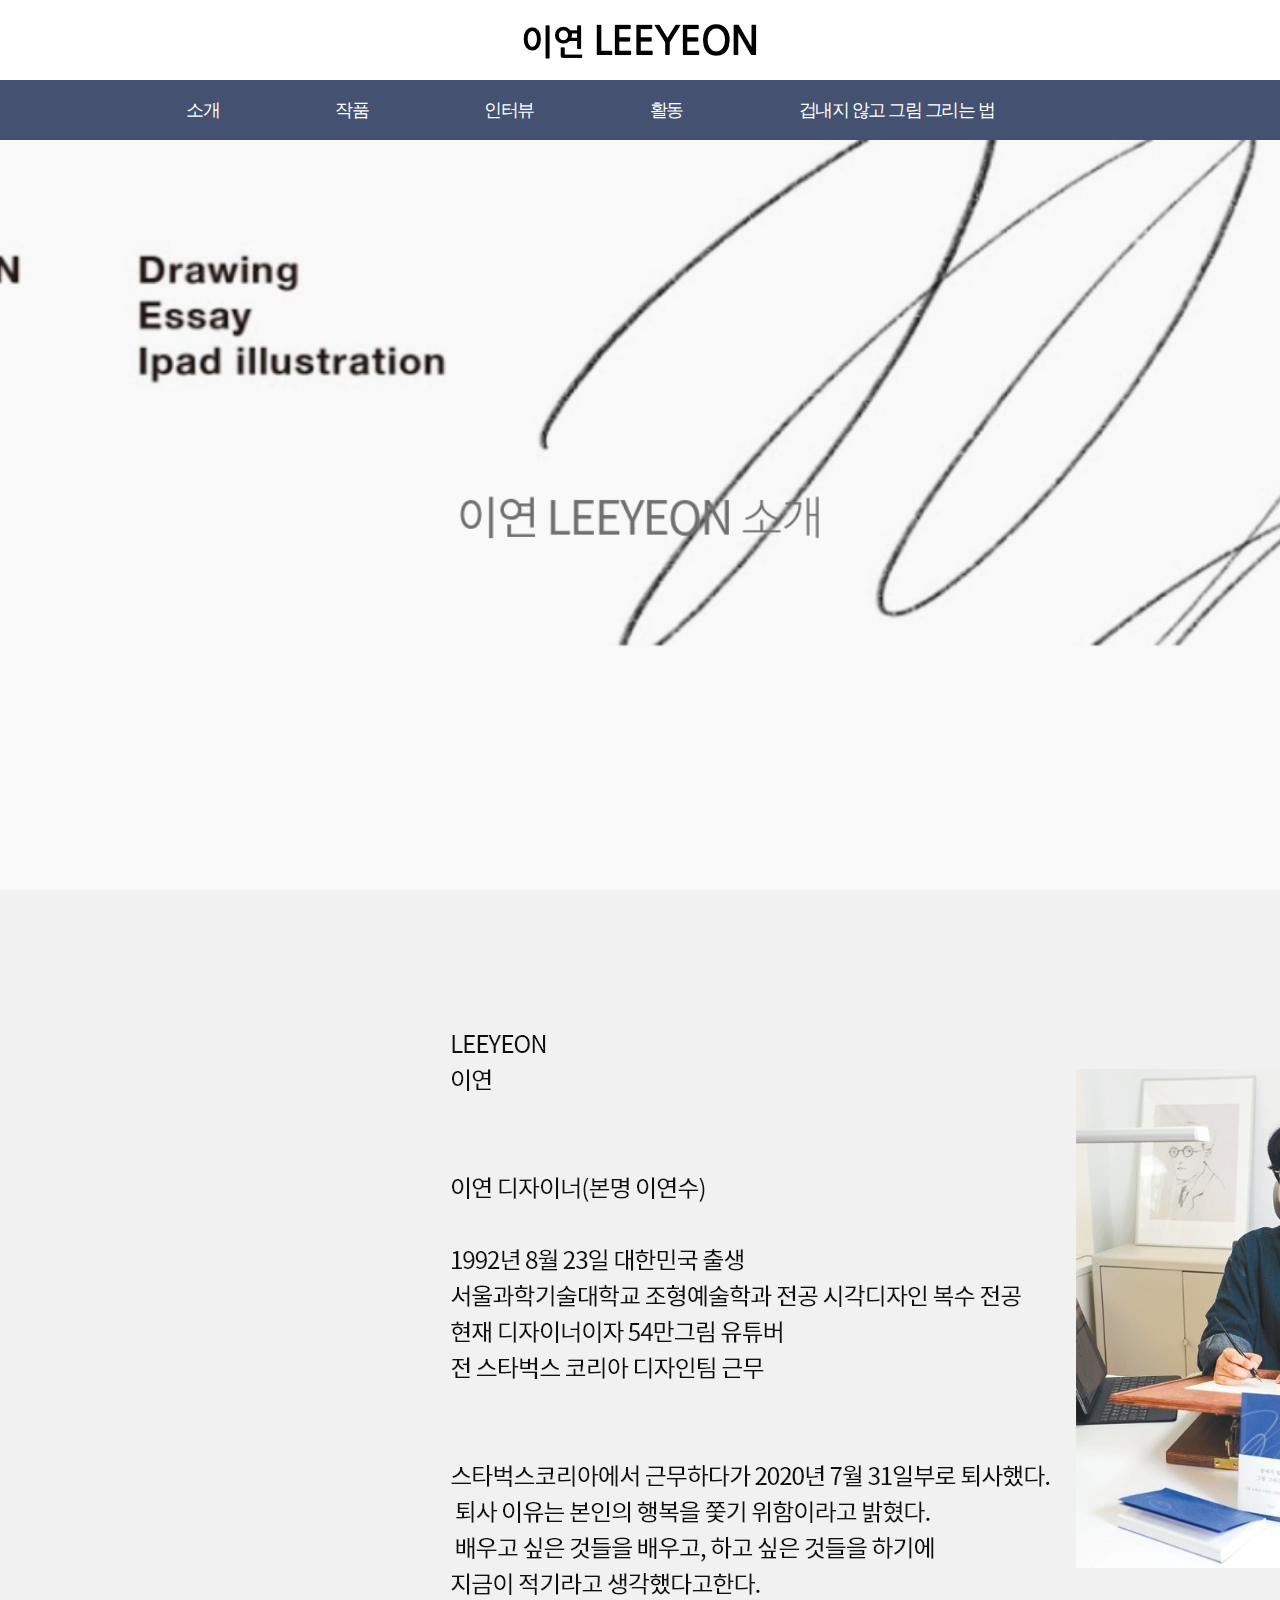
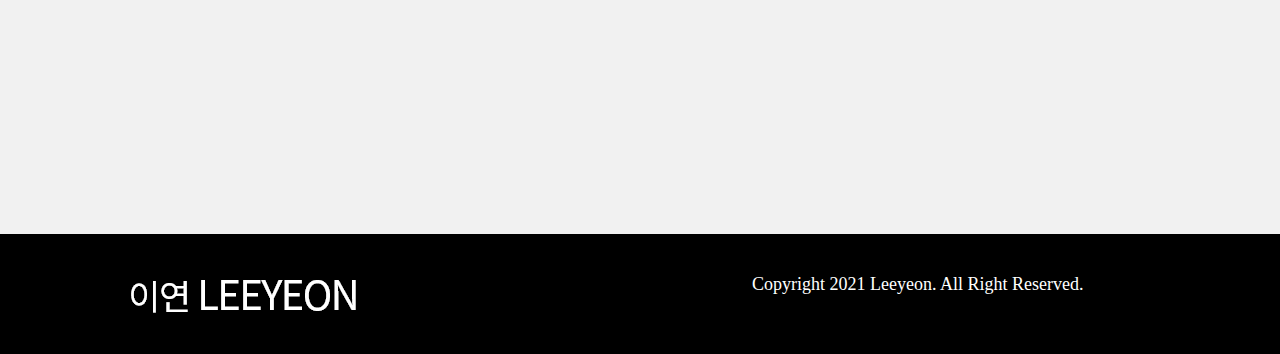
<file: sub01.html>
<!DOCTYPE html>
<html lang="ko" dir="ltr">
  <head>
    <meta charset="utf-8">
    <title>leeyeon</title>
    <link rel="stylesheet" href="master.css">
  </head>
  <body>
    <header>
      <a href="index.html"><img src="img/00_01_lg.png" alt=""></a>



    </header>
    <nav>
      <div class="menu">
        <ul>
          <li><a href="sub01.html">소개</a></li>
          <li><a href="sub02.html">작품</a></li>
          <li><a href="sub03.html">인터뷰</a></li>
          <li><a href="sub04.html">활동</a></li>
          <li><a href="sub05.html">겁내지 않고 그림 그리는 법</a></li>
        </ul>
      </div>


    </nav>
    <section>
          <div class="sub01_01 sub01_top">

          </div>
          <div class="sub01_02">
            <img src="img/01_02.png" alt="">
          </div>

    </section>
    <footer>
<div class="f_wrap">
  <div class="f_left">
    <img src="img/00_f_lg.png" alt="">
  </div>
<div class="f_right">
Copyright 2021 Leeyeon. All Right Reserved.
</div>

</div>
    </footer>
  </body>
</html>
</file>
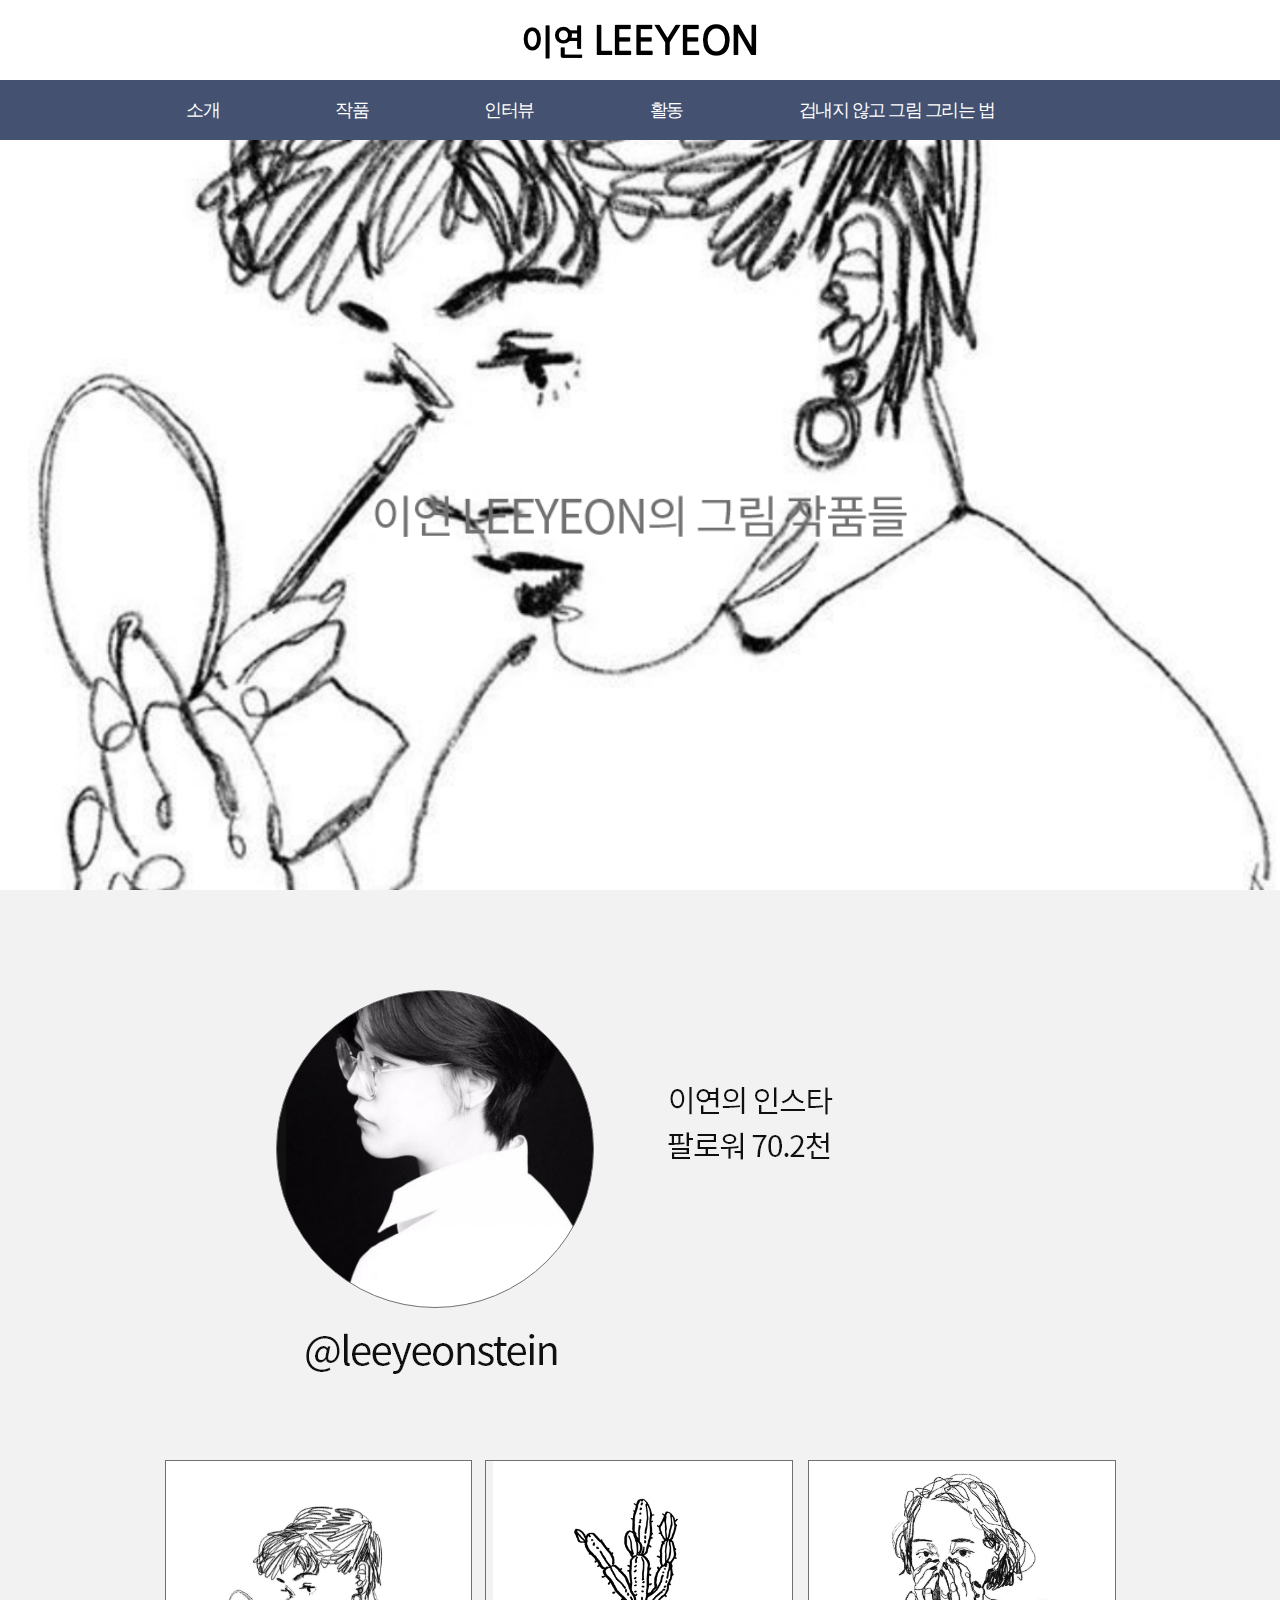
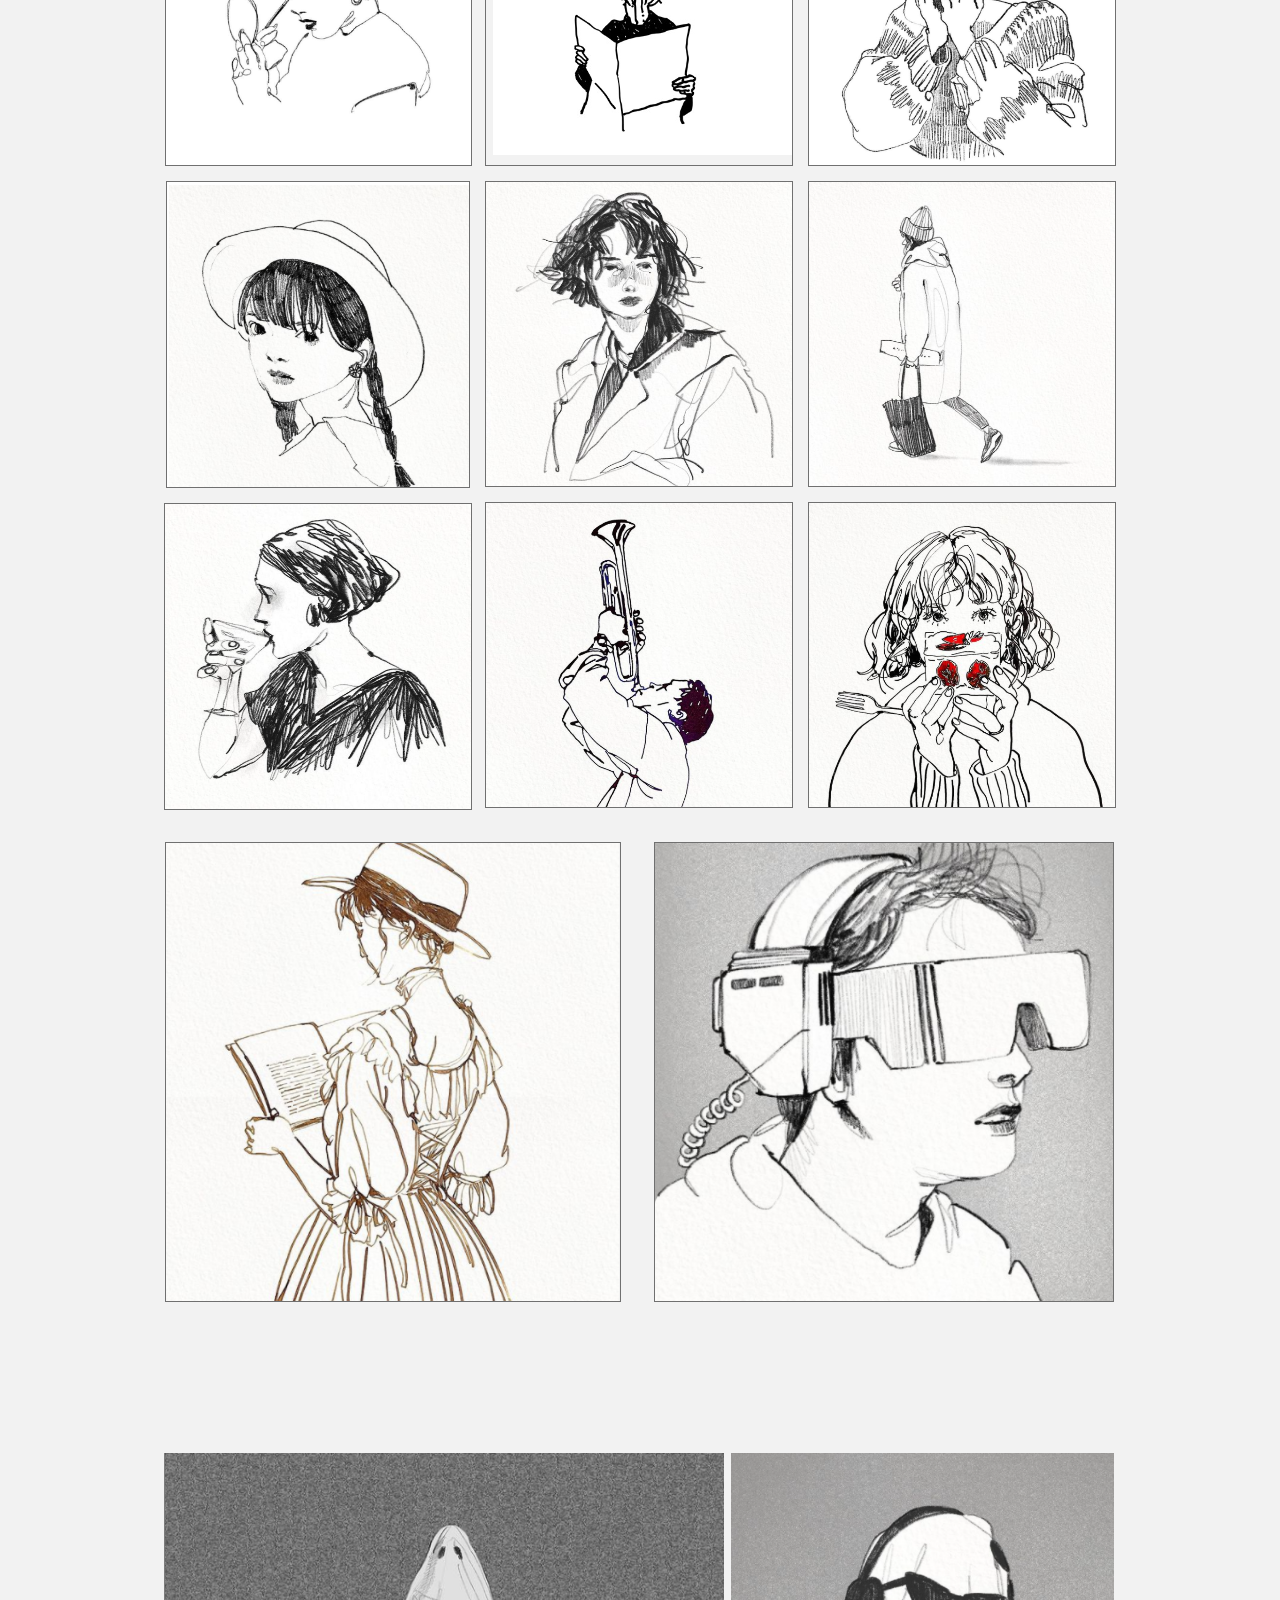
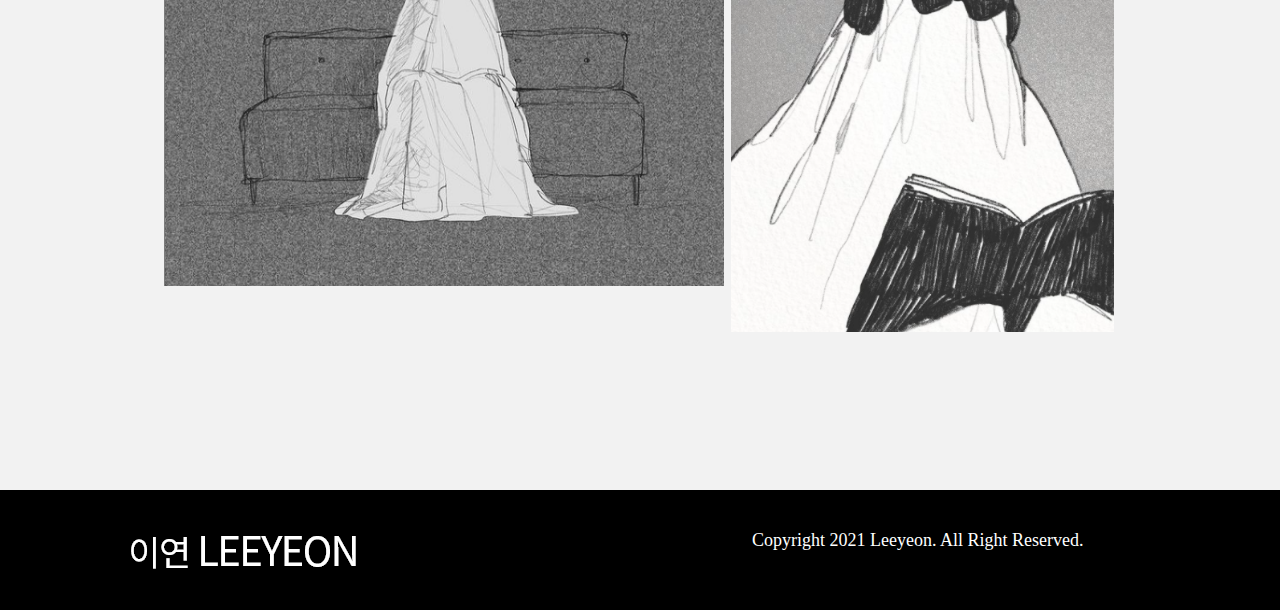
<file: sub02.html>
<!DOCTYPE html>
<html lang="ko" dir="ltr">
  <head>
    <meta charset="utf-8">
    <title>leeyeon</title>
    <link rel="stylesheet" href="master.css">
  </head>
  <body>
    <header>
      <a href="index.html"><img src="img/00_01_lg.png" alt=""></a>



    </header>
    <nav>
      <div class="menu">
        <ul>
          <li><a href="sub01.html">소개</a></li>
          <li><a href="sub02.html">작품</a></li>
          <li><a href="sub03.html">인터뷰</a></li>
          <li><a href="sub04.html">활동</a></li>
          <li><a href="sub05.html">겁내지 않고 그림 그리는 법</a></li>
        </ul>
      </div>


    </nav>
    <section>
      <div class="sub02_01 sub01_top">
      </div>
<div class="sub02_02">
  <div class="sub02_wrap"><img src="img/02_02.png" alt="">
</div>
</div>



    </section>
    <footer>
<div class="f_wrap">
  <div class="f_left">
    <img src="img/00_f_lg.png" alt="">
  </div>
<div class="f_right">
Copyright 2021 Leeyeon. All Right Reserved.
</div>

</div>
    </footer>
  </body>
</html>
</file>
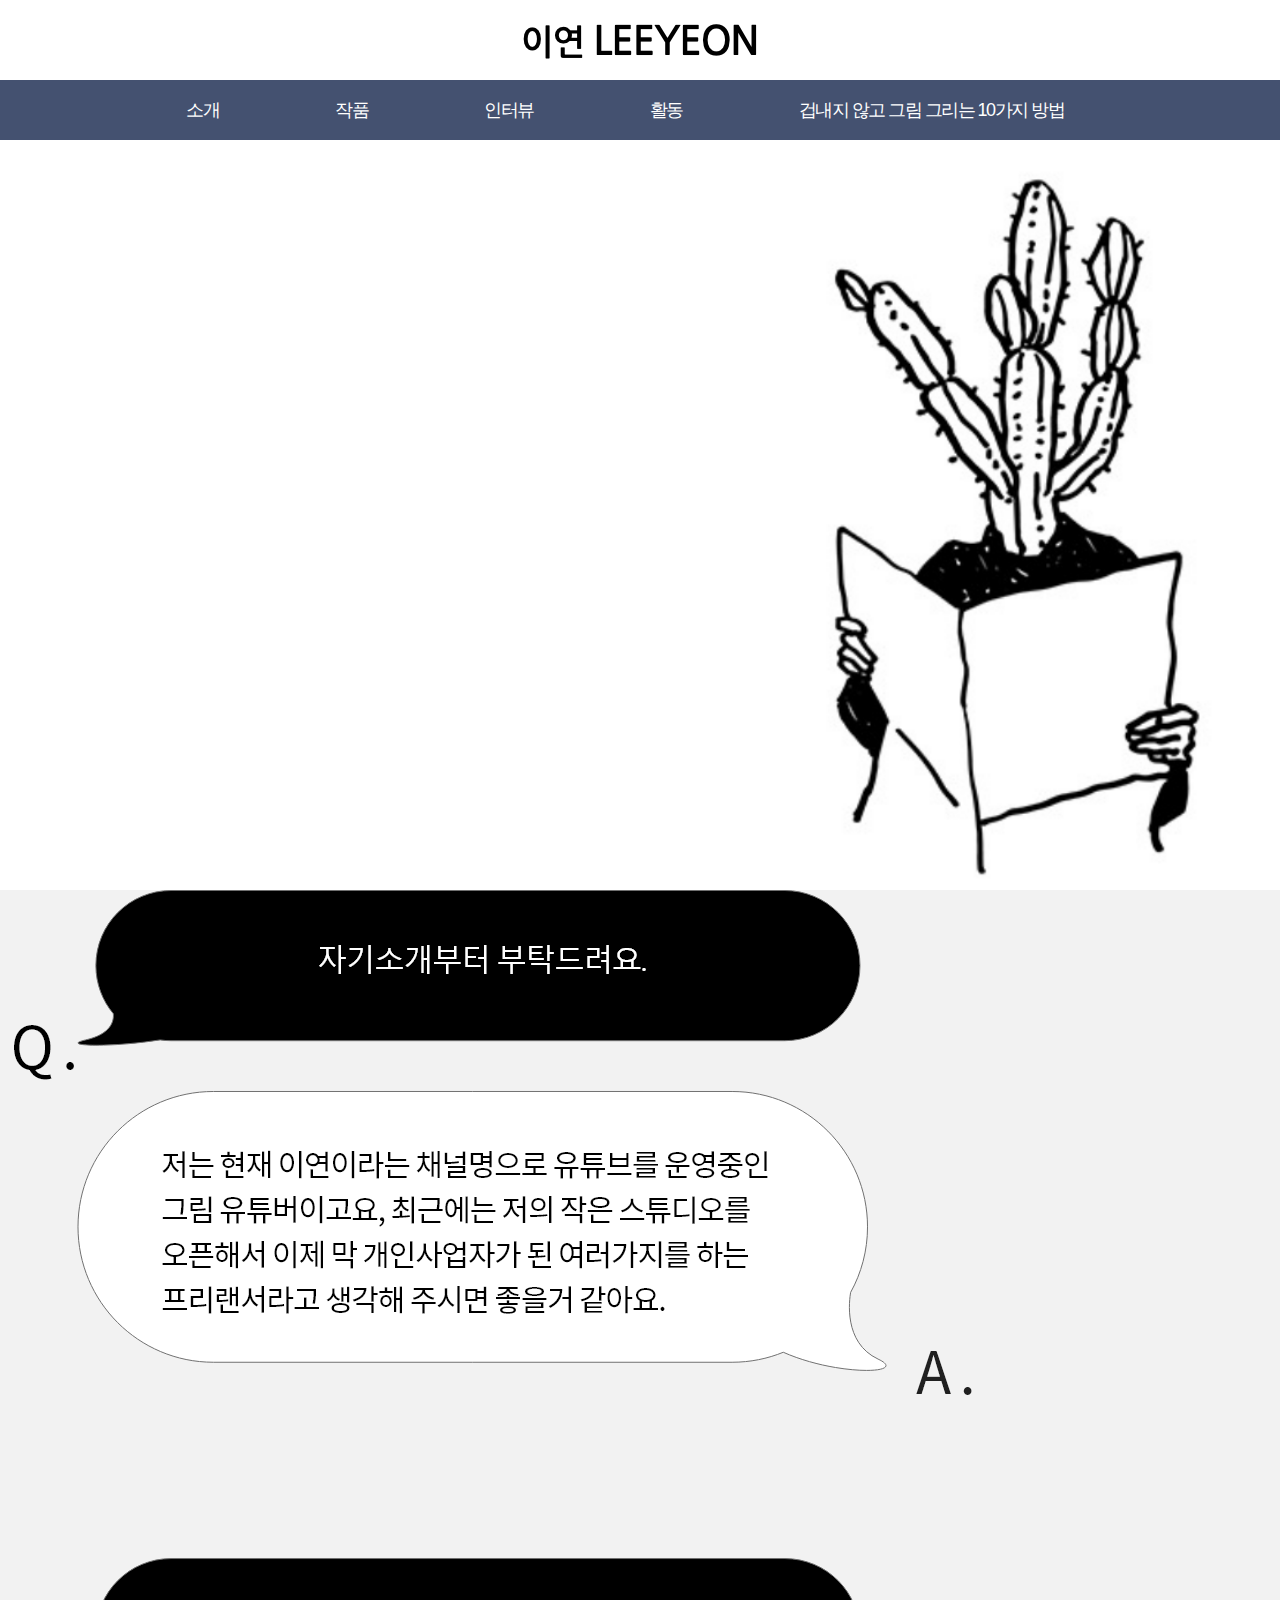
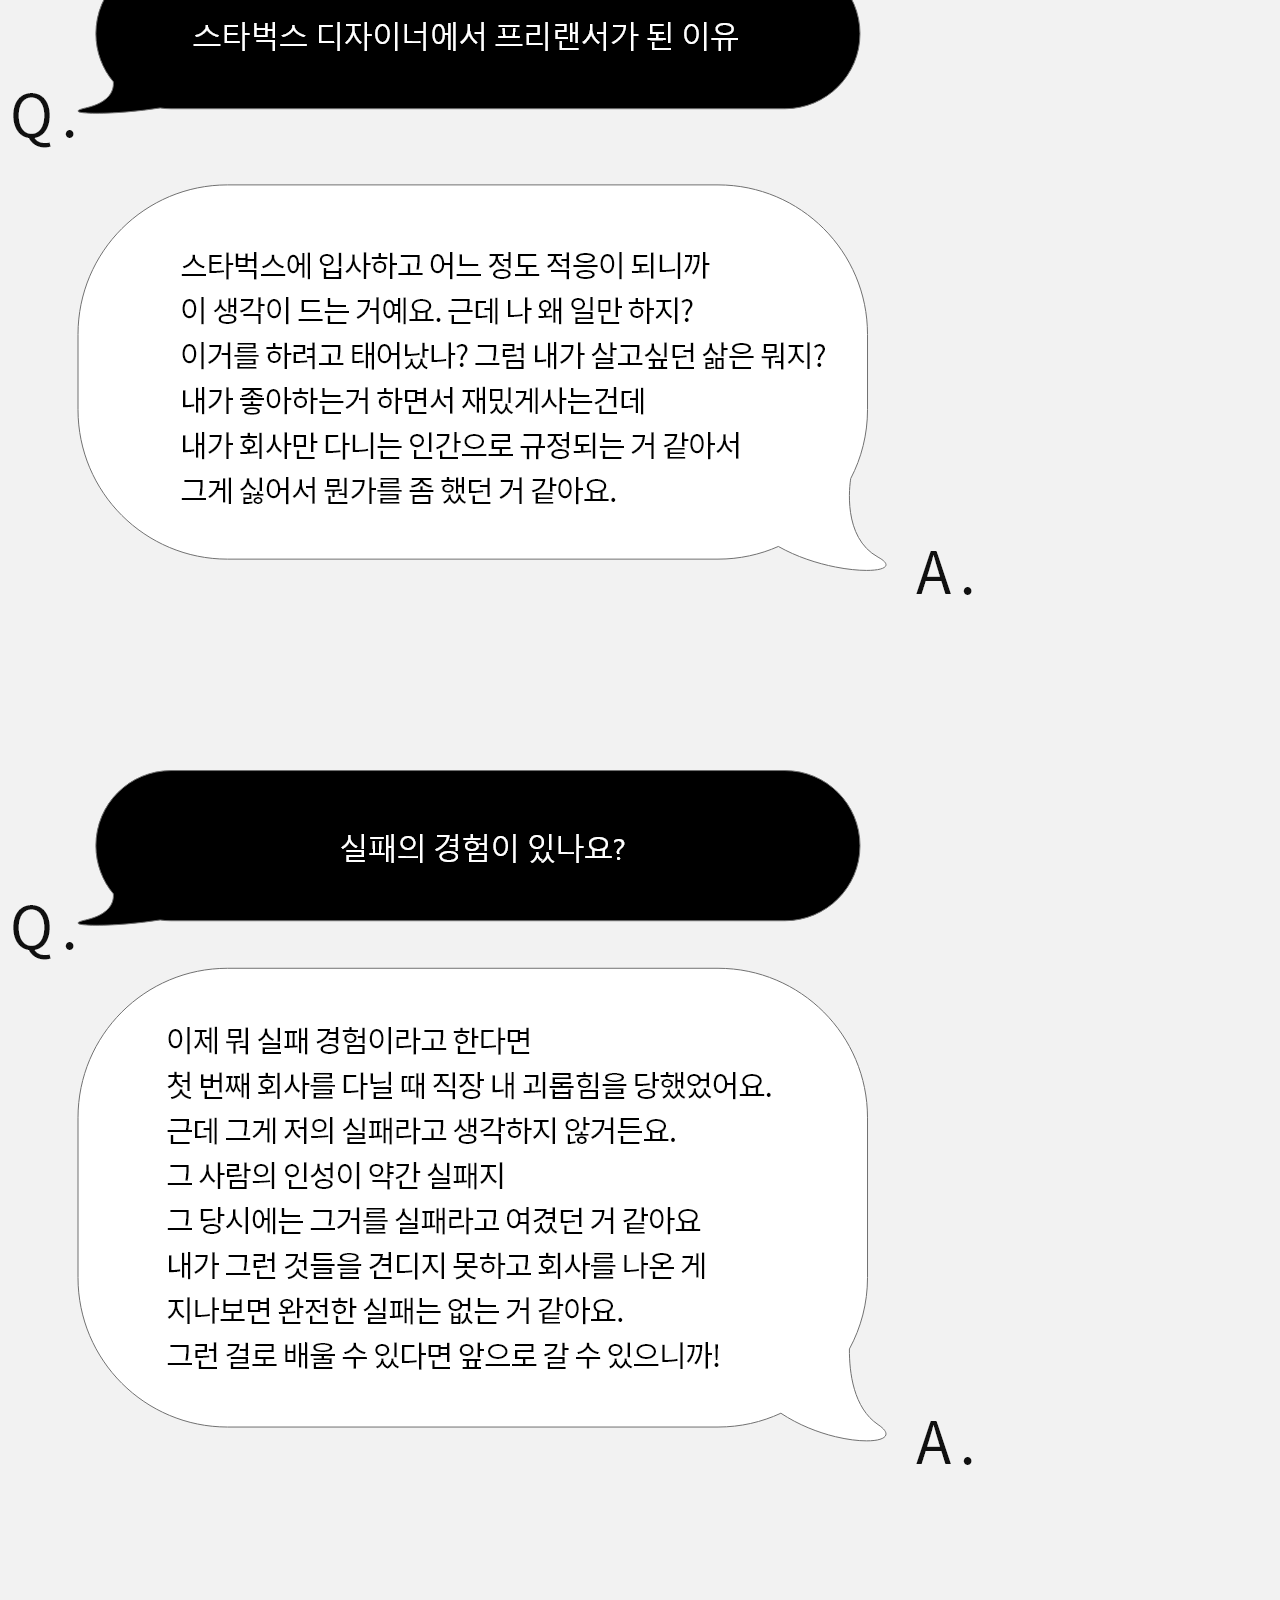
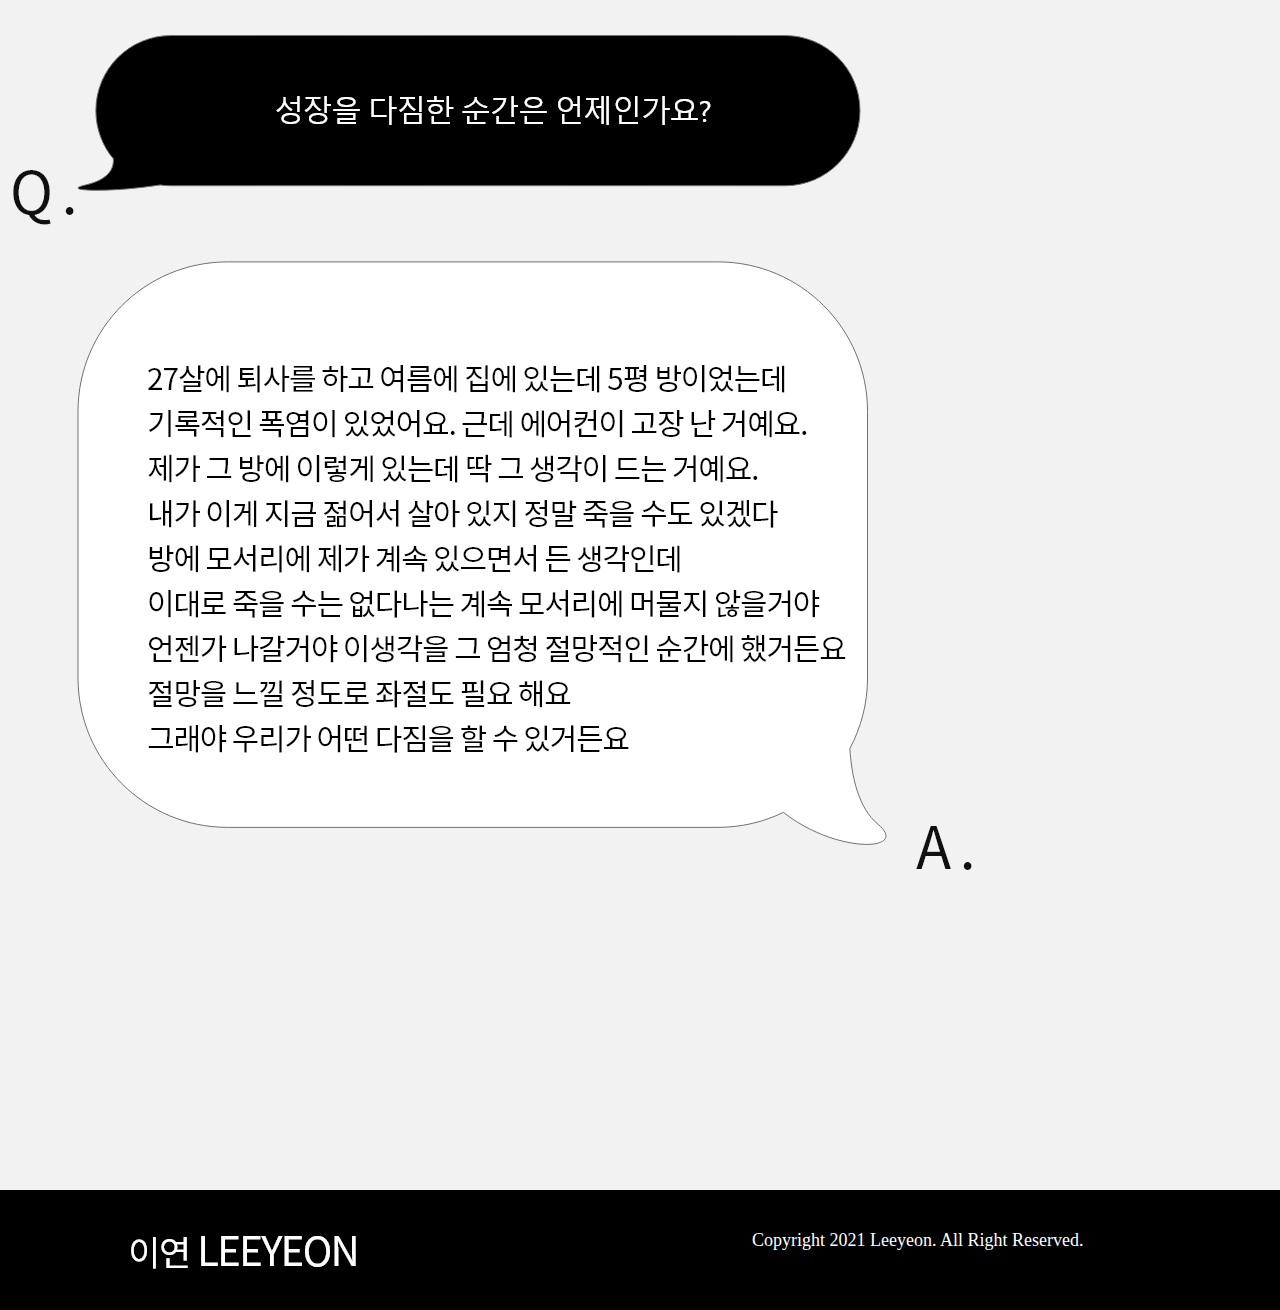
<file: sub03.html>
<!DOCTYPE html>
<html lang="ko" dir="ltr">
  <head>
    <meta charset="utf-8">
    <title>leeyeon</title>
    <link rel="stylesheet" href="master.css">
  </head>
  <body>
    <header>
      <a href="index.html"><img src="img/00_01_lg.png" alt=""></a>



    </header>
    <nav>
      <div class="menu">
        <ul>
          <li><a href="sub01.html">소개</a></li>
          <li><a href="sub02.html">작품</a></li>
          <li><a href="sub03.html">인터뷰</a></li>
          <li><a href="sub04.html">활동</a></li>
          <li><a href="sub05.html">겁내지 않고 그림 그리는 10가지 방법</a></li>
        </ul>
      </div>


    </nav>
    <section>
    <div class="bg5 sub01_top">
</div>
<div class="sub03_02"><img src="img/03_02.png" alt="">

</div>

    </section>
    <footer>
<div class="f_wrap">
  <div class="f_left">
    <img src="img/00_f_lg.png" alt="">
  </div>
<div class="f_right">
Copyright 2021 Leeyeon. All Right Reserved.
</div>

</div>
    </footer>
  </body>
</html>
</file>
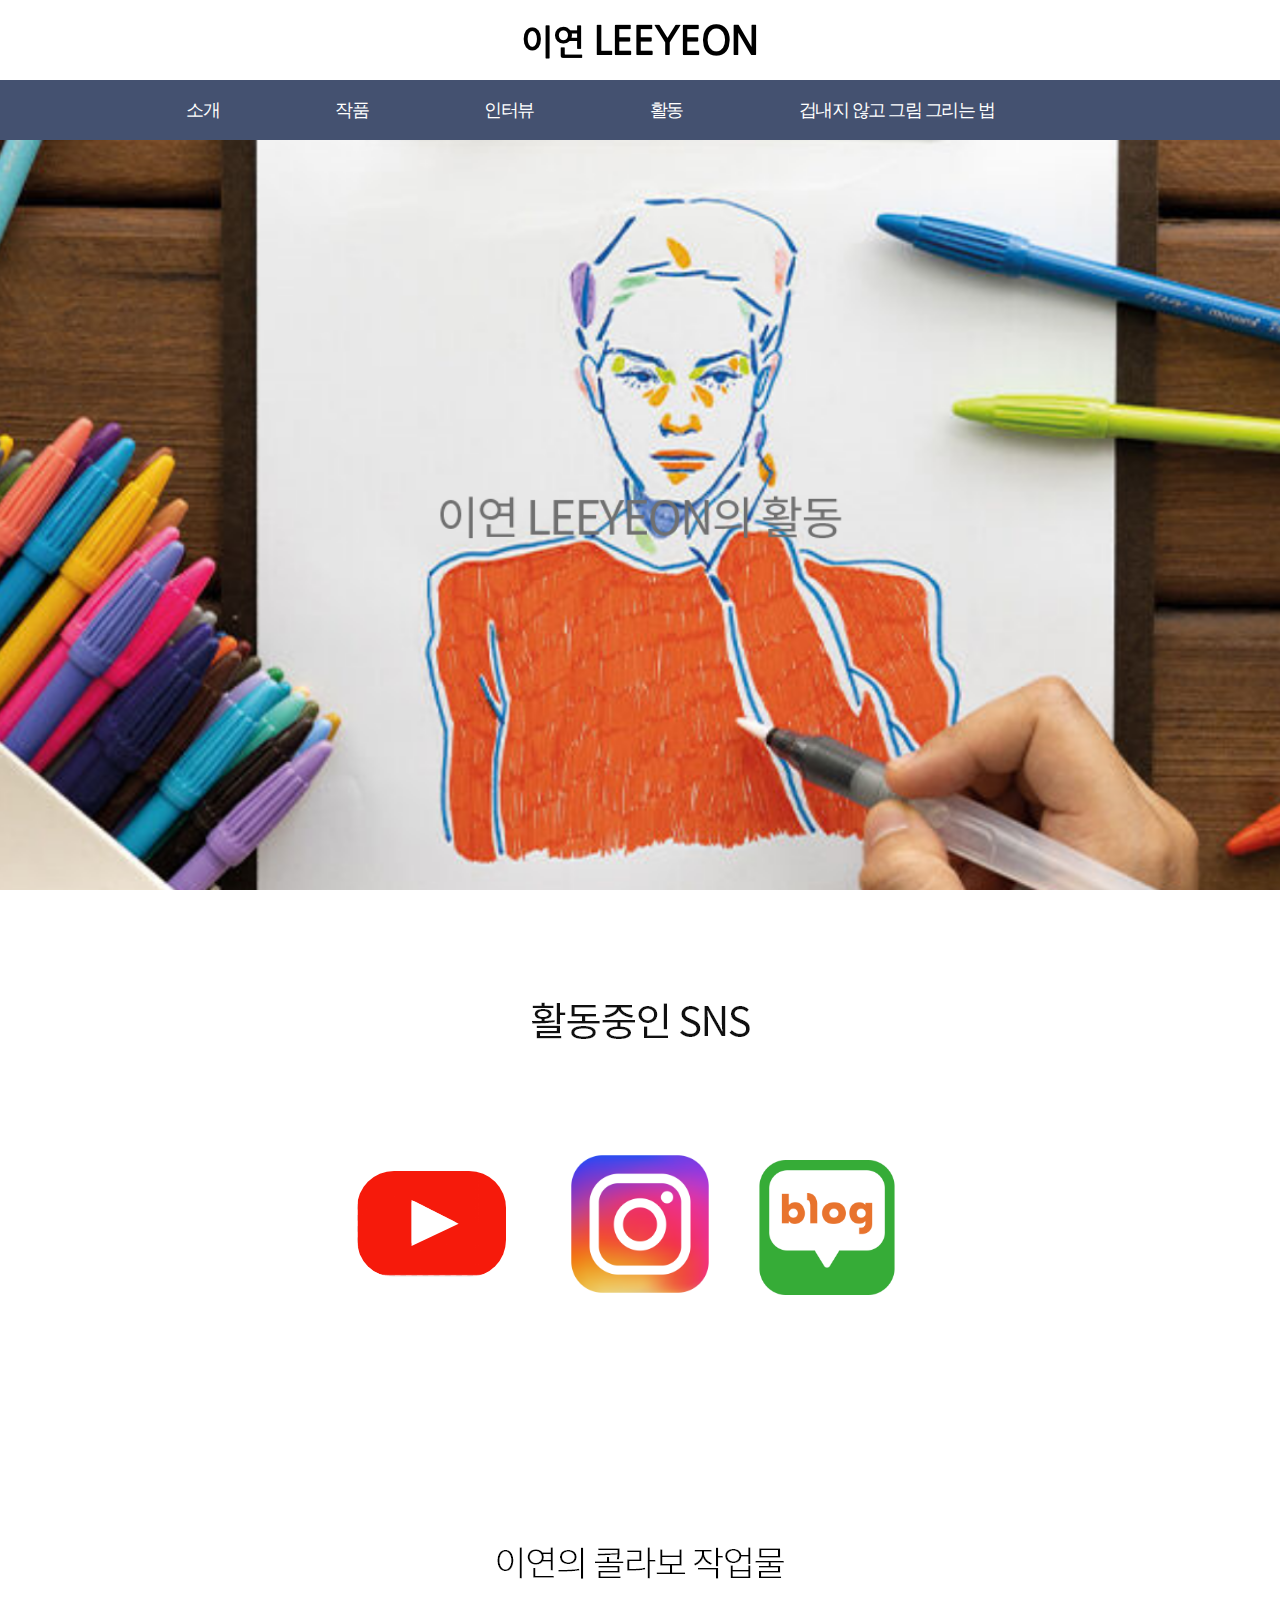
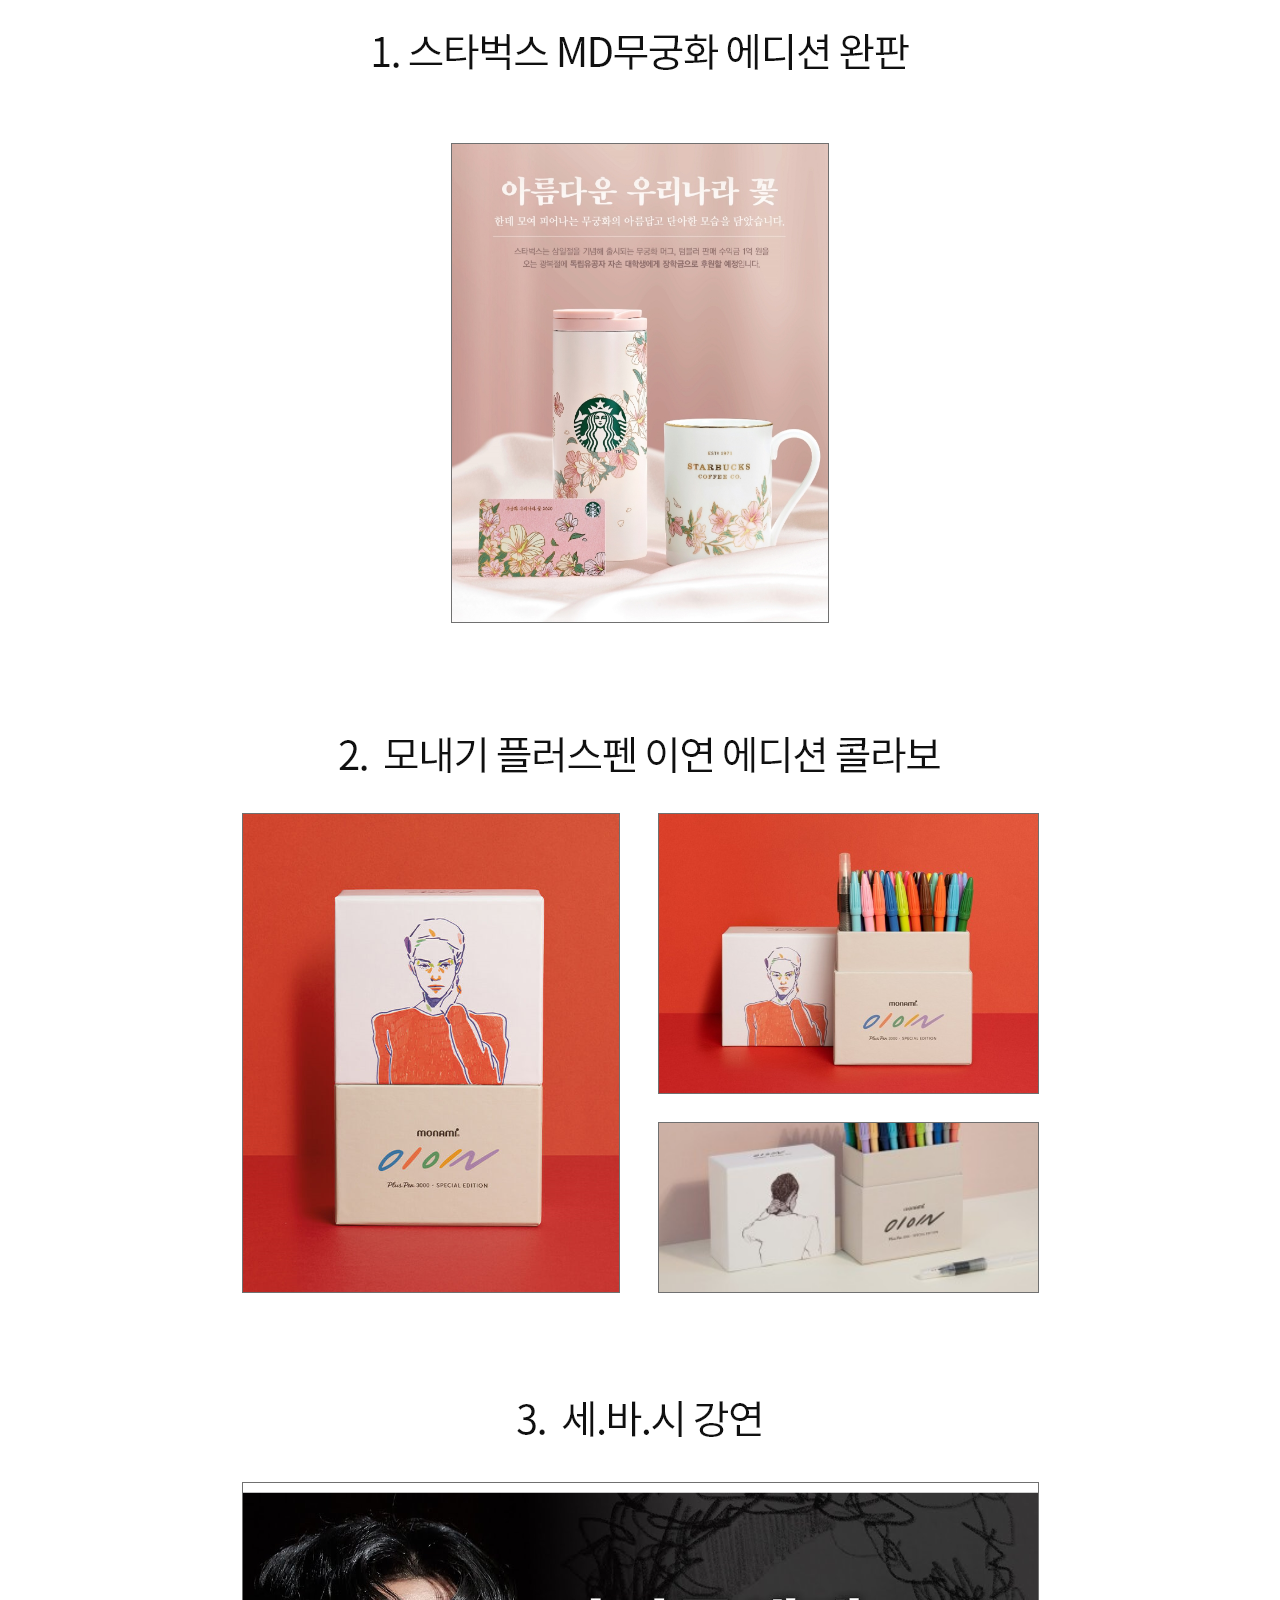
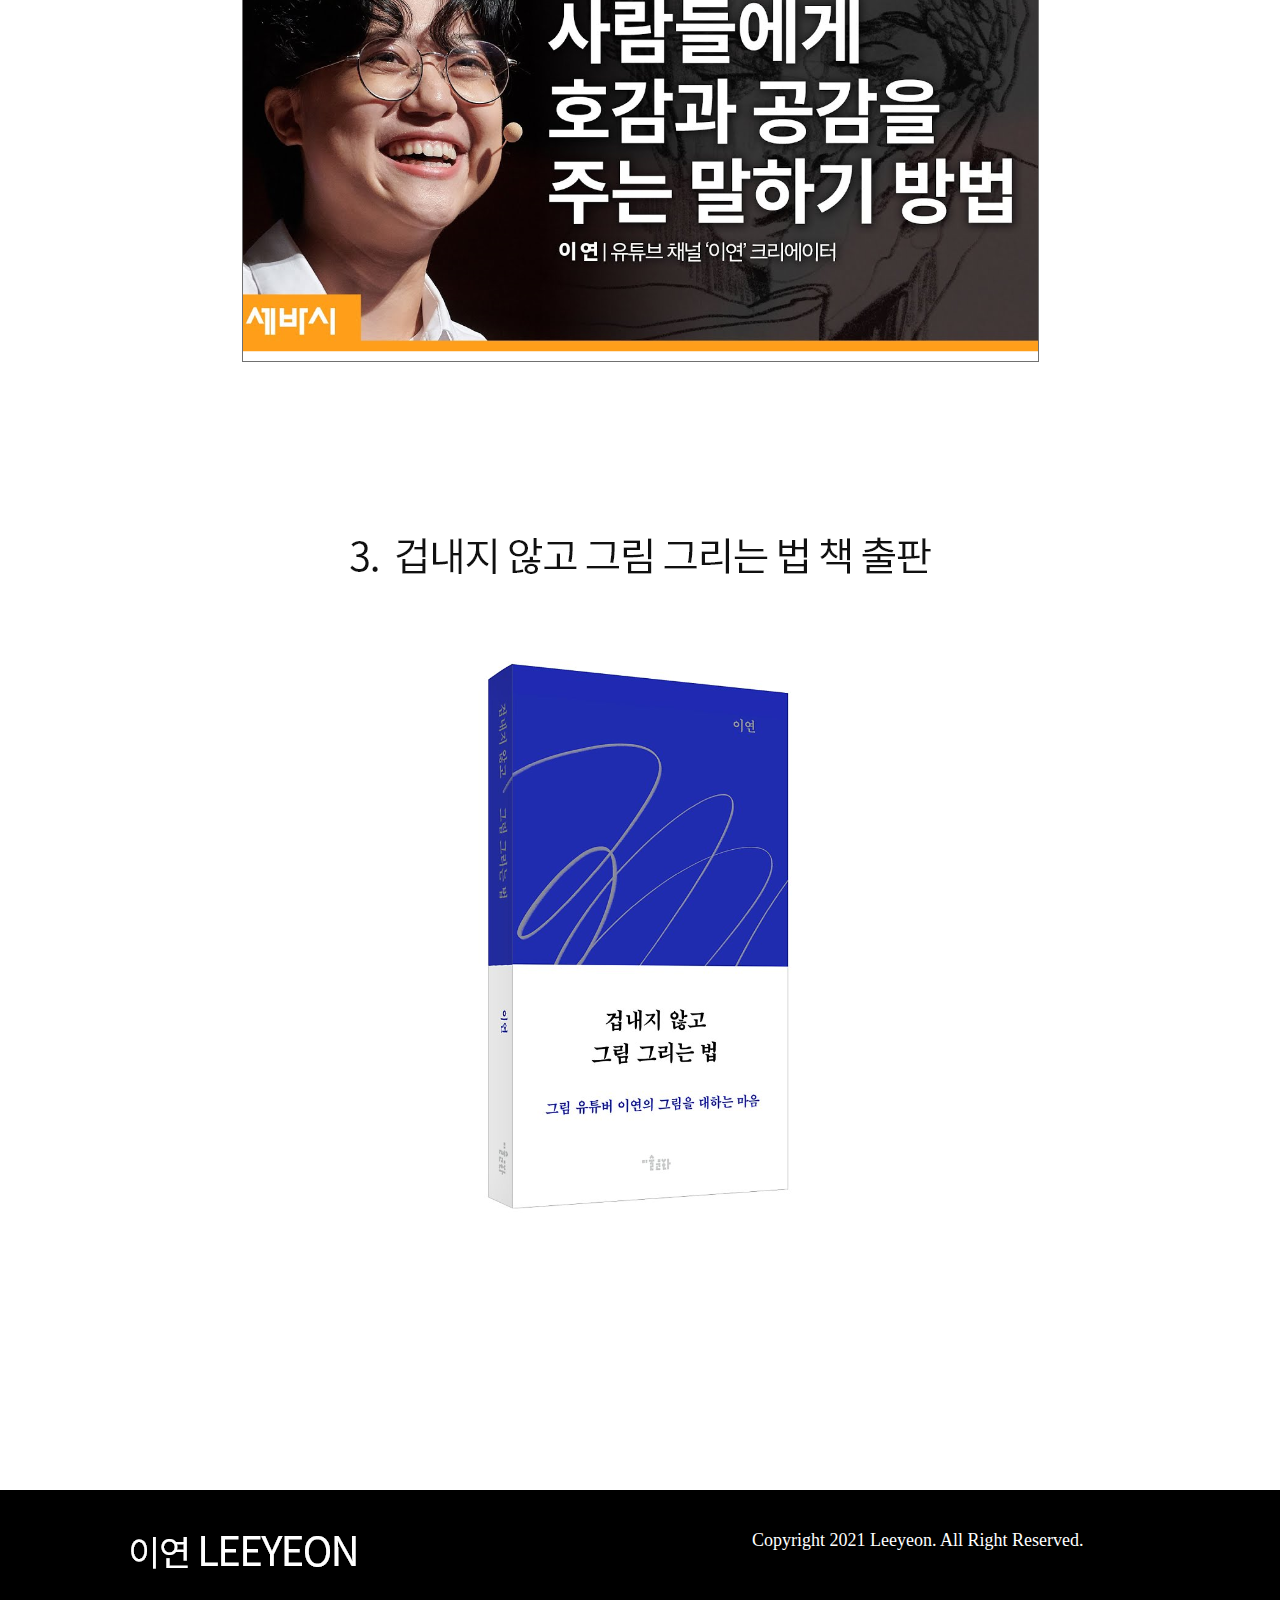
<file: sub04.html>
<!DOCTYPE html>
<html lang="ko" dir="ltr">
  <head>
    <meta charset="utf-8">
    <title>leeyeon</title>
    <link rel="stylesheet" href="master.css">
  </head>
  <body>
    <header>
      <a href="index.html"><img src="img/00_01_lg.png" alt=""></a>



    </header>
    <nav>
      <div class="menu">
        <ul>
          <li><a href="sub01.html">소개</a></li>
          <li><a href="sub02.html">작품</a></li>
          <li><a href="sub03.html">인터뷰</a></li>
          <li><a href="sub04.html">활동</a></li>
          <li><a href="sub05.html">겁내지 않고 그림 그리는 법</a></li>
        </ul>
      </div>


    </nav>
    <section>
          <div class="sub04_01 sub01_top">
  </div>
<div class="sub04_02">
<div class="sub04_wrap"><img src="img/04_02.png" alt="">

</div>

</div>

    </section>
    <footer>
<div class="f_wrap">
  <div class="f_left">
    <img src="img/00_f_lg.png" alt="">
  </div>
<div class="f_right">
Copyright 2021 Leeyeon. All Right Reserved.
</div>

</div>
    </footer>
  </body>
</html>
</file>
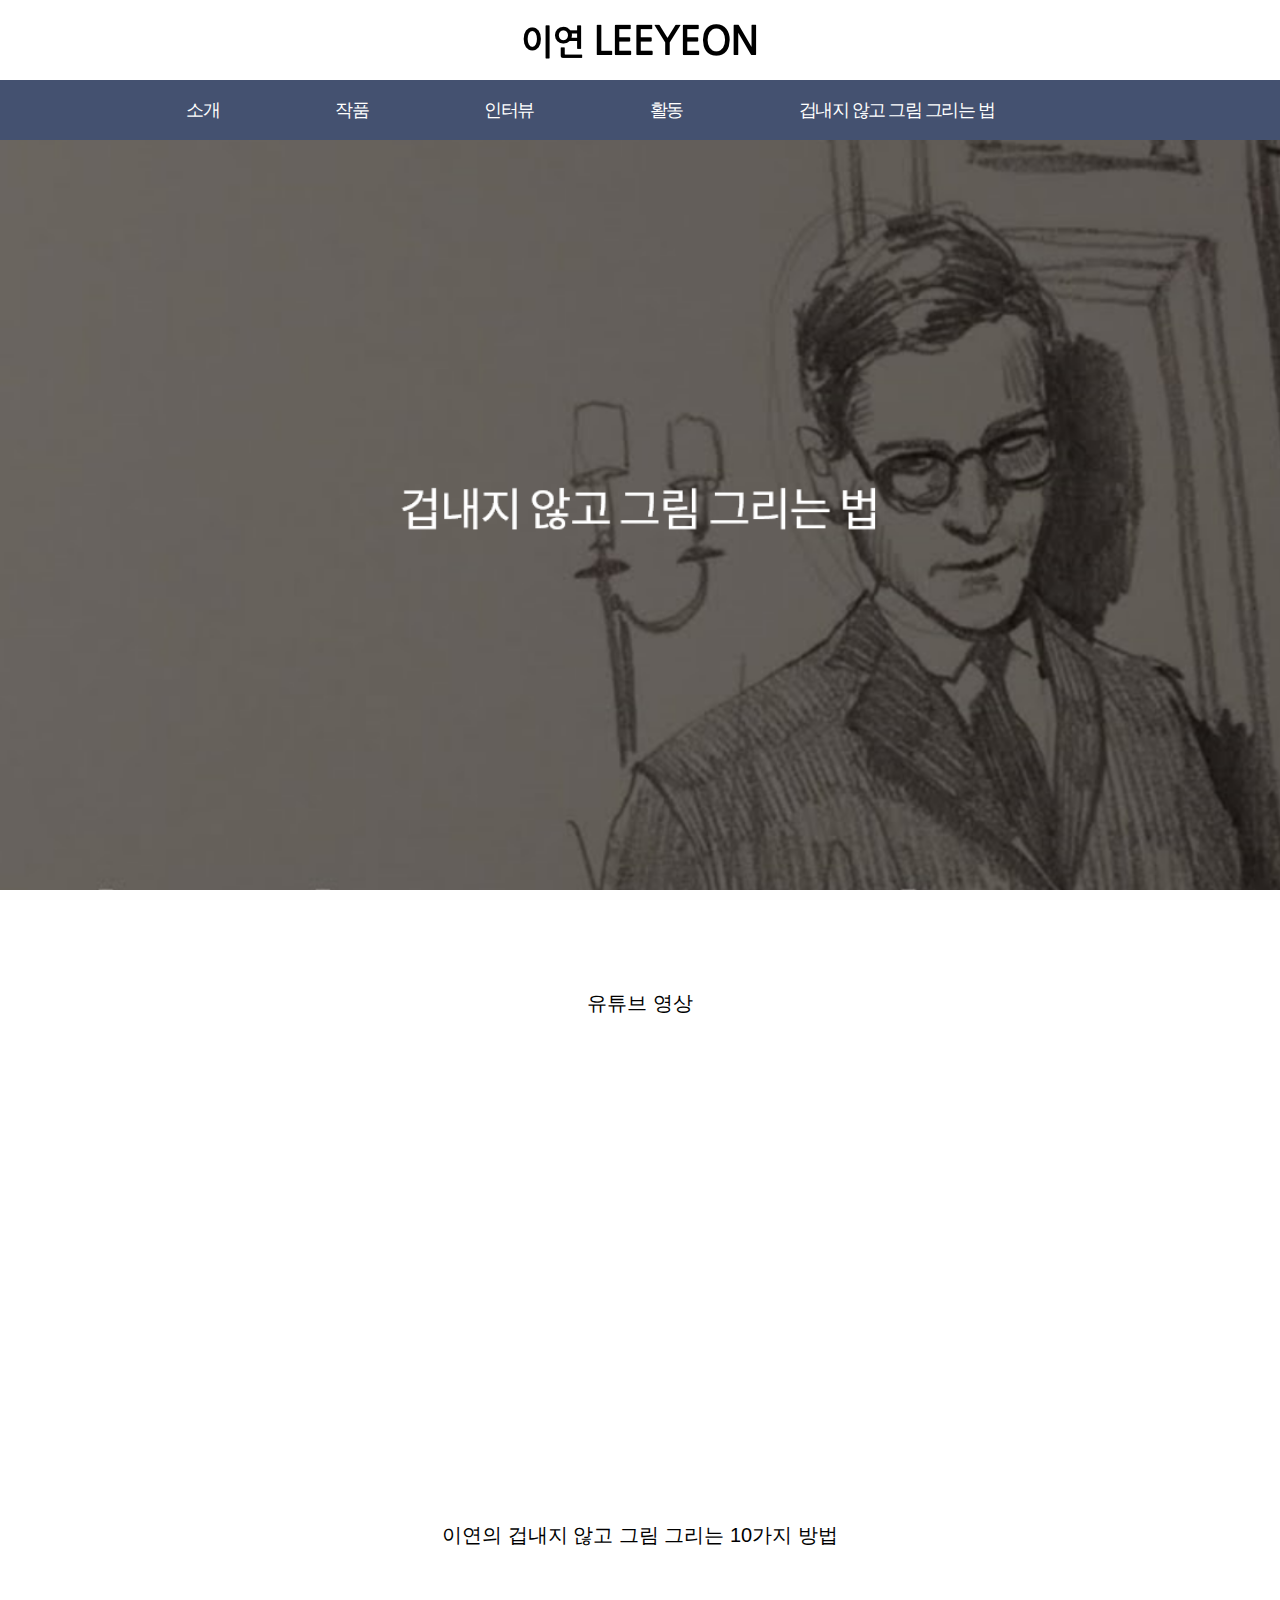
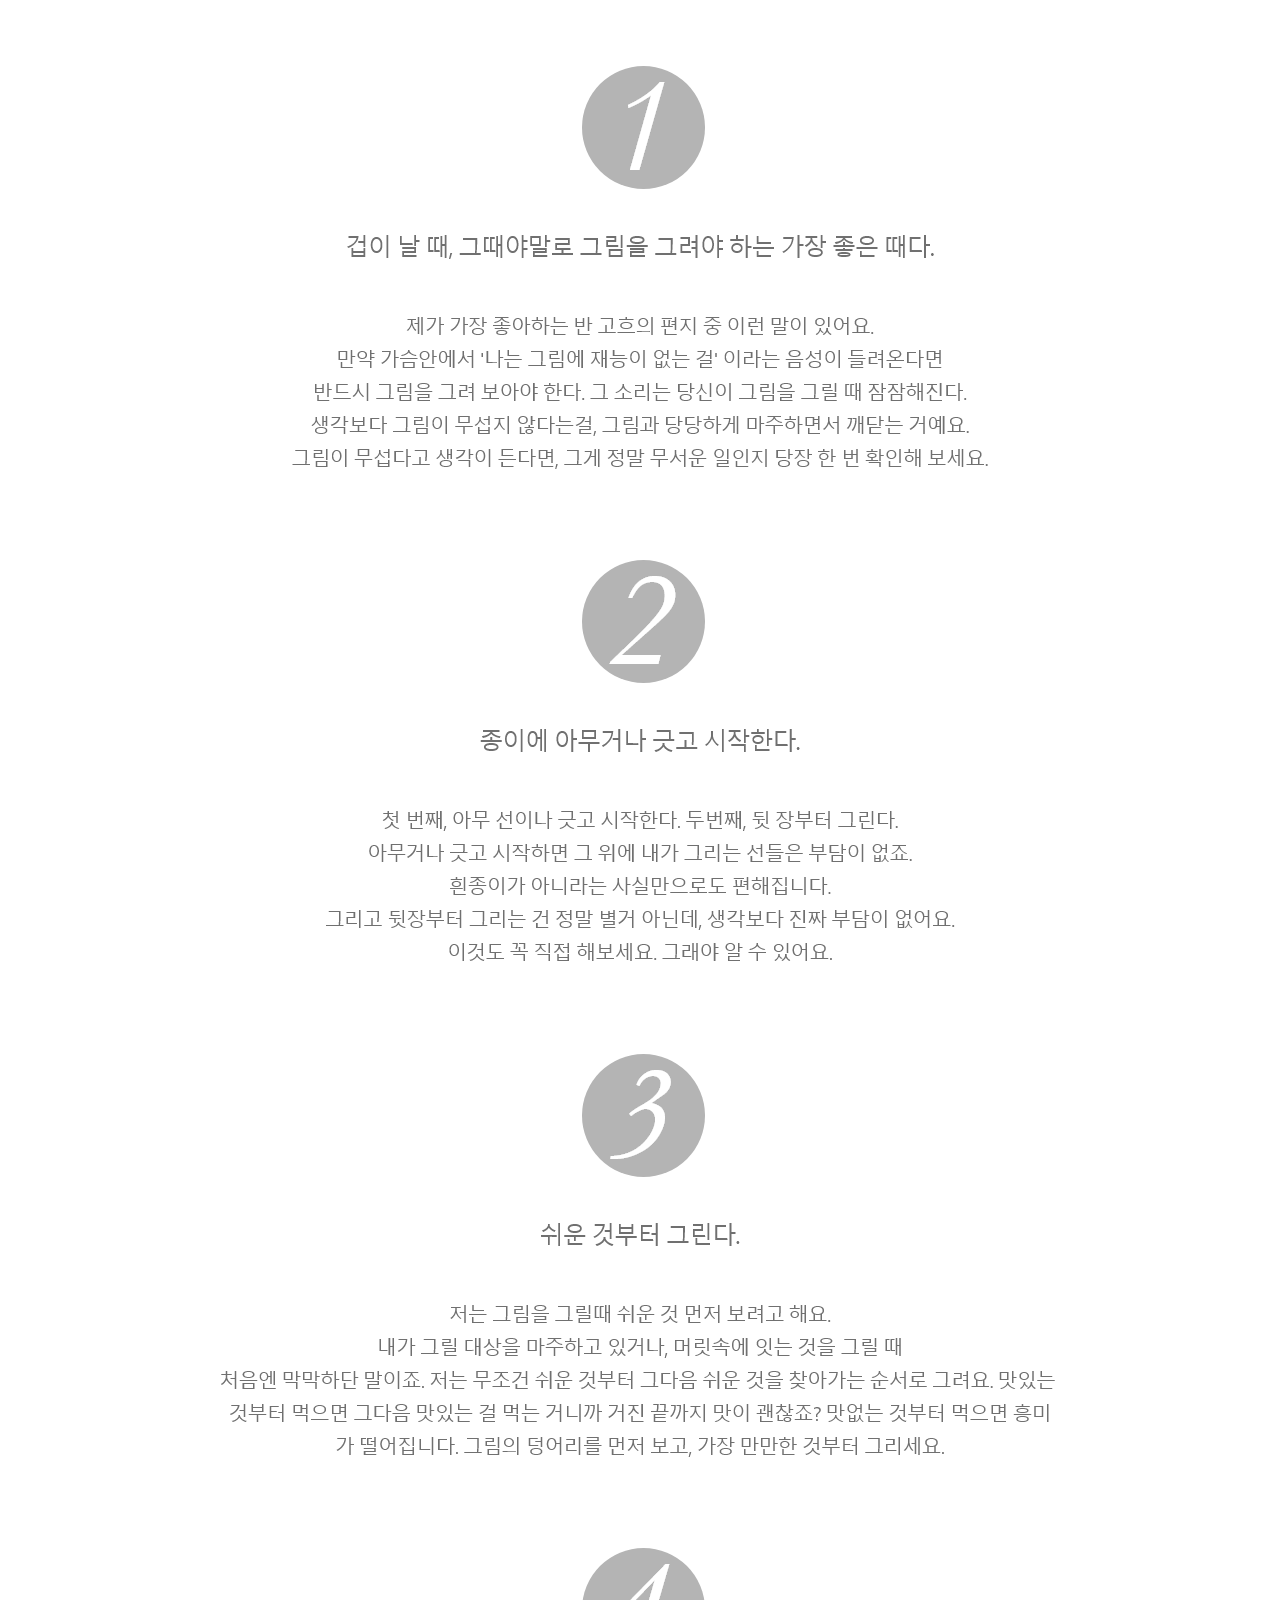
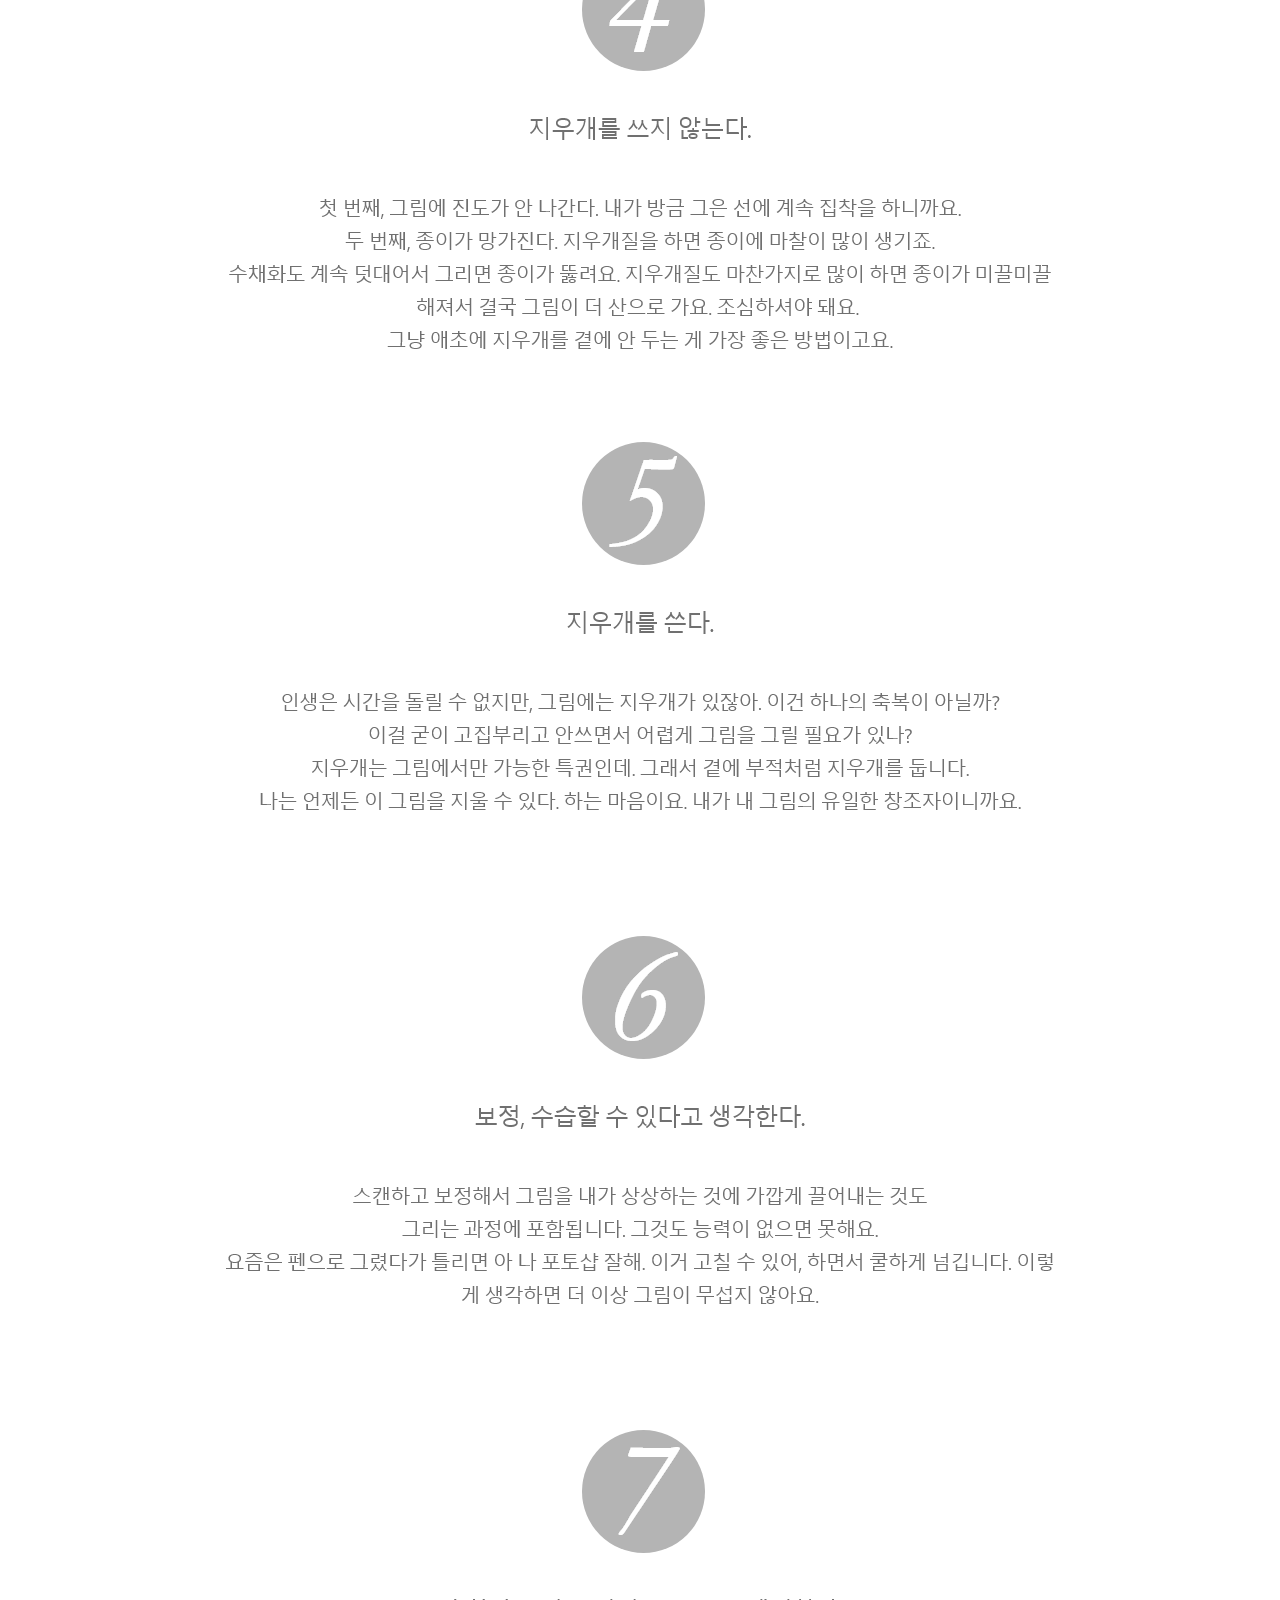
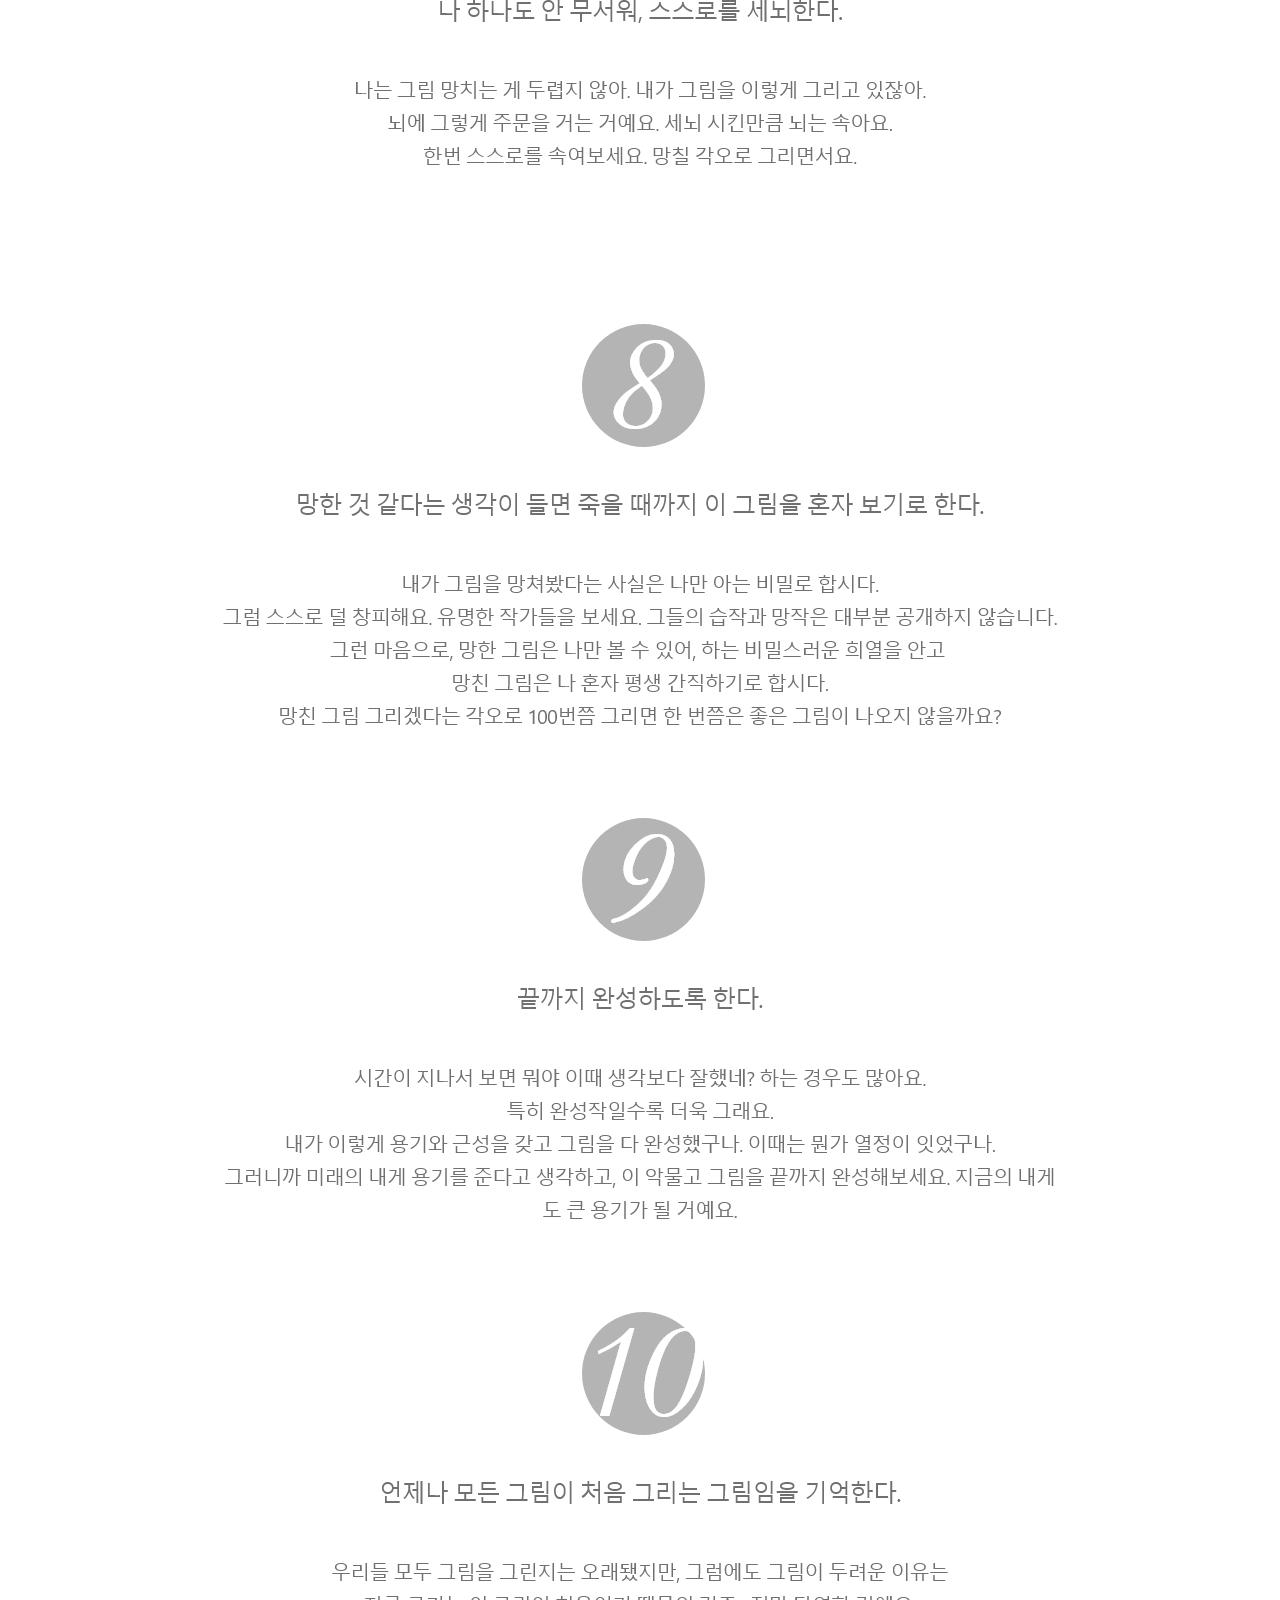
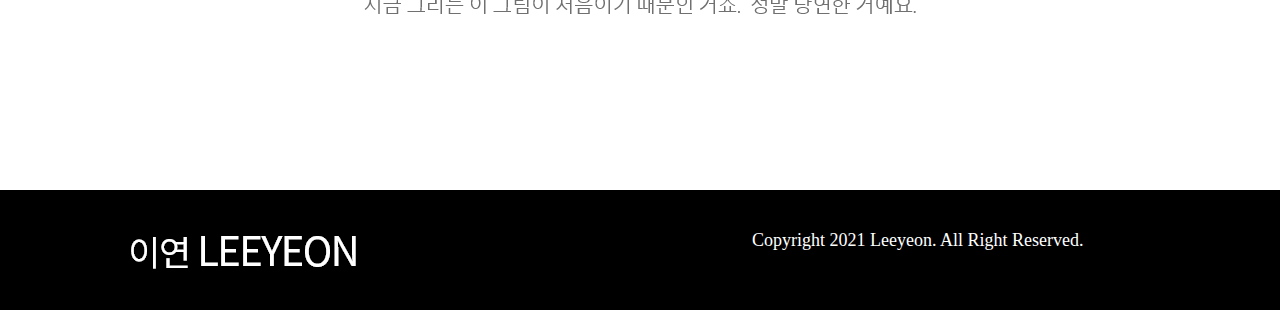
<file: sub05.html>
<!DOCTYPE html>
<html lang="ko" dir="ltr">
  <head>
    <meta charset="utf-8">
    <title>leeyeon</title>
    <link rel="stylesheet" href="master.css">
  </head>
  <body>
    <header>
      <a href="index.html"><img src="img/00_01_lg.png" alt=""></a>



    </header>
    <nav>
      <div class="menu">
        <ul>
          <li><a href="sub01.html">소개</a></li>
          <li><a href="sub02.html">작품</a></li>
          <li><a href="sub03.html">인터뷰</a></li>
          <li><a href="sub04.html">활동</a></li>
          <li><a href="sub05.html">겁내지 않고 그림 그리는 법</a></li>
        </ul>
      </div>


    </nav>
    <section>
          <div class="sub05_01 sub01_top">
  </div>
  <div class="sub05_02">
<p>유튜브 영상</p>

    <div class="video">
    <iframe width="854" height="480" src="https://www.youtube.com/embed/dyzz4epnW_Q"
    title="YouTube video player" frameborder="0" allow="accelerometer;
     autoplay; clipboard-write; encrypted-media; gyroscope; picture-in-picture"
     allowfullscreen></iframe>
     <p>이연의 겁내지 않고 그림 그리는 10가지 방법</p>
     </div>


<img src="img/05_02.png" alt="">
  </div>


    </section>
    <footer>
<div class="f_wrap">
  <div class="f_left">
    <img src="img/00_f_lg.png" alt="">
  </div>
<div class="f_right">
Copyright 2021 Leeyeon. All Right Reserved.
</div>

</div>
    </footer>
  </body>
</html>
</file>
<file: master.css>
*{margin: 0;padding: 0;text-decoration: none;list-style: none;}

body{background-color: #FFFFFF;}

header{
  width: 100%;
  height: 80px;
  background-color: #FFFFFF;
  display: flex;
  justify-content: center;
  align-items: center;
}
nav{
  width: 100%;
  height: 60px;
  background-color: #445170;
  display: flex;
  justify-content: center;
  align-items: center;
}
.menu{
  width: 1024px;
  border: 0px solid blue;
  display: flex;
  align-items: center;
}
nav > .menu > ul{}
nav > .menu > ul > li{
  float: left;
  margin: 0px 58px;
  font-family: 'Noto Sans KR', sans-serif;
  font-size: 18px;
  font-weight: 500;
  letter-spacing: -1.5px;
}
nav > .menu > ul > li > a{color: white;}
nav > .menu > ul > li > a:hover{color: #292929;}

.bg{
  width: 100%;
  height: 750px;
  background-size: cover;
  background-position: center;
  background-attachment: fixed;
}


.bg2{background-image: url('img/00_02_bg.png');}
.bg3{background-image: url('img/00_03_bg.png');}
.bg4{background-image: url('img/00_04_bg.png');}
.bg5{background-image: url('img/00_05_bg.png');}
.bg6{background-image: url('img/00_06_bg.png');}
.bg7{background-image: url('img/00_07_bg.png');}
.bg_ext{display: flex;justify-content: center;align-items: center;}

.tit1{
  position: relative;
  display: inline-block;
  left: 50%;
  top: 50%;
  transform: translateX(-90%) translateY(-50%);
}
footer{width: 100%;height: 120px;background-color: #000000; display: flex; justify-content: center; align-items: center;}
.f_wrap{width: 1024px; height: 40px; display: flex; justify-content: space-between; align-items: center;}
.f_left{display: inline-block;width: 300px; height: 60px;}
.f_right{display: inline-block;width: 400px; height: 40px;
   color: #FFFFFF; font-size: 18px;}


.bt{transform: scale(1.0);transition: 0.5s;}
.bt:hover{transform: scale(1.1);transition: 0.5s;}



/*---sub01---*/
.sub01_top{width: 100%; height: 750px; background-position: center; background-size: cover;}
.sub01_01{background-image: url('img/01_01.png');}
.sub01_02{width: 100%; height: 944px; text-align: center; background-color: #F1F1F1;}

/*---sub02---*/
.sub02_01{background-image: url('img/02_01.png');}
.sub02_02{width: 100%; height: 2800px; background-color:#F2F2F2;}
.sub02_wrap{text-align: center; padding-top:100px; }


/*---sub03---*/
.sub03_01{background-image: url('img/03_01.png');}
.sub03_02{width: 100%; height: 3500px; background-color: #F2F2F2;
}
.sub03_wrap{width: 1024px; height:3198px; margin: auto; padding-top:130px; padding-left: 20px;}



/*---sub04---*/
.sub04_01{background-image: url('img/04_01.png');}
.sub04_02{width:100%; height: 3700px;}
.sub04_wrap{text-align: center; margin-top: 100px;}
/*---sub05---*/
.sub05_01{background-image: url('img/05_01.png');}
.sub05_02{width: 100%; height:5600px; margin-top: 100px; text-align: center;
  font-family: 'Noto Sans KR', sans-serif;
  font-size: 20px;  }
.video{text-align: center; margin-top: 20px; margin-bottom: 100px;}
</file>
